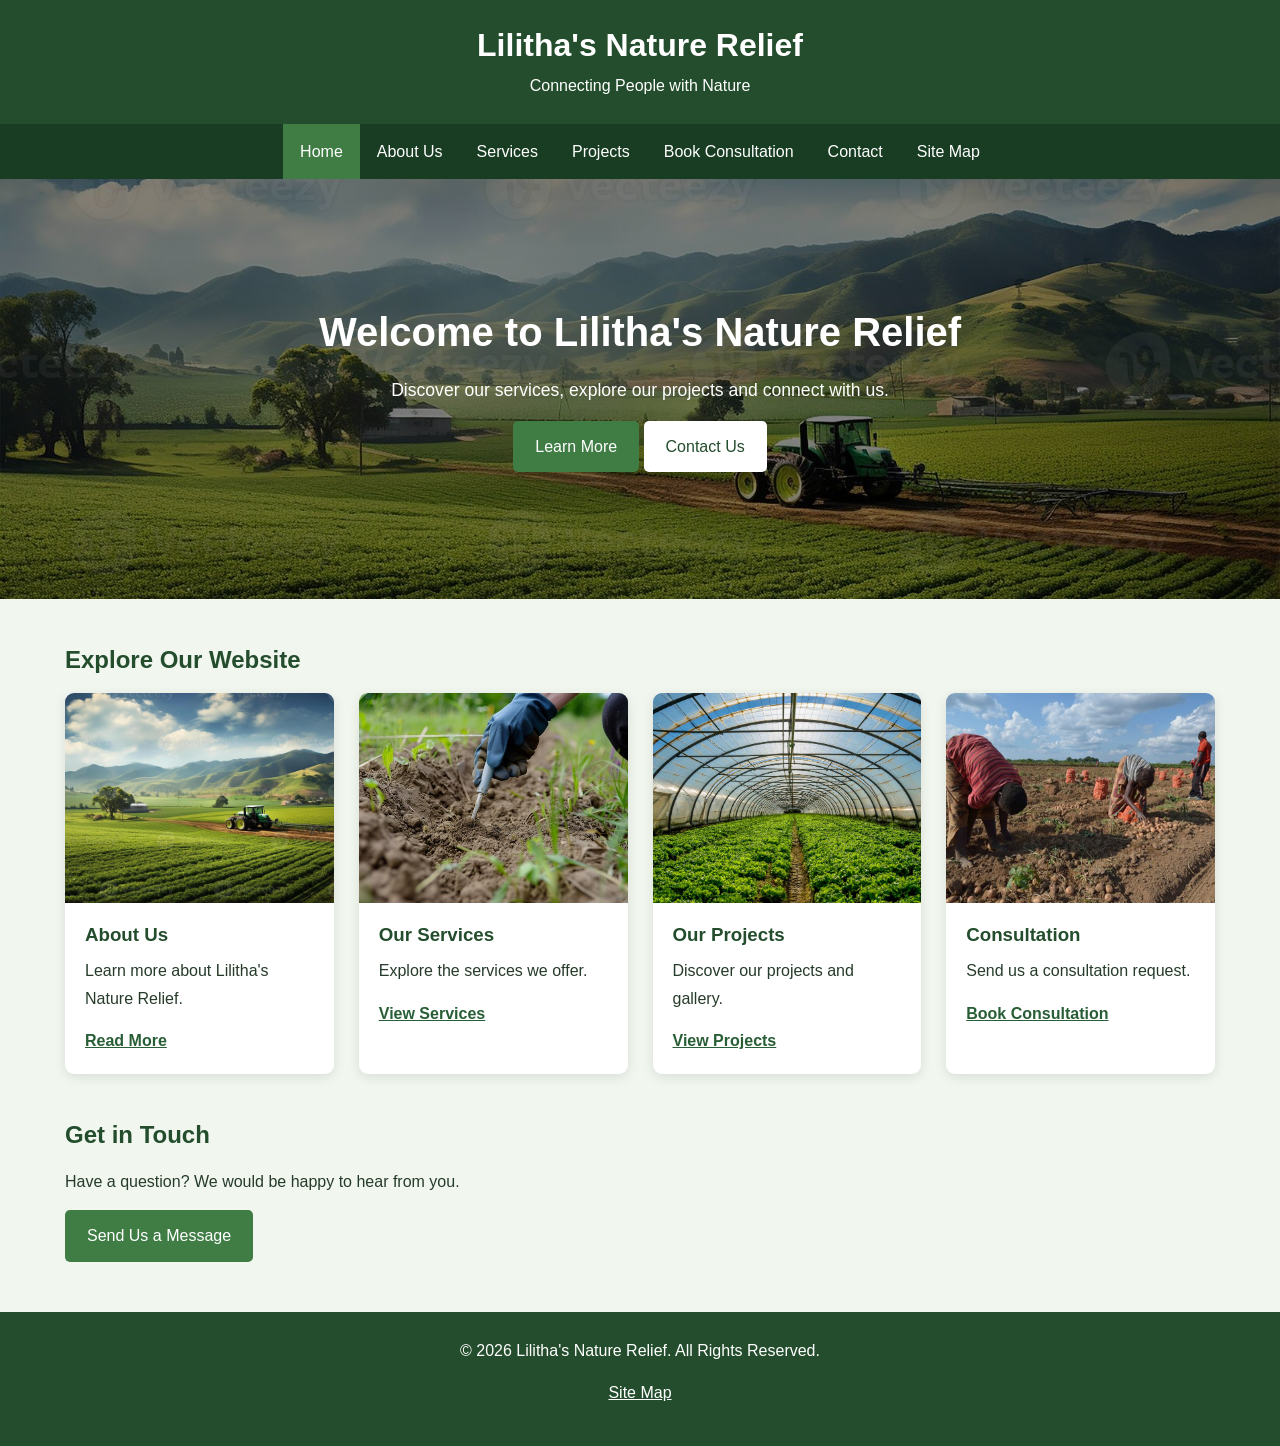
<file: index.html>
<!DOCTYPE html>
<html lang="en">
<head>
    <meta charset="UTF-8">
    <meta name="viewport" content="width=device-width, initial-scale=1.0">

    <title>Lilitha's Nature Relief | Home</title>
    <meta name="description" content="Welcome to Lilitha's Nature Relief. Explore our services, projects and consultation opportunities.">
    <meta name="keywords" content="Lilitha's Nature Relief, nature, services, projects, consultation, South Africa">
    <meta name="author" content="Lilitha's Nature Relief">
    <meta name="robots" content="index, follow">

    <link rel="canonical" href="https://liyakhanya-makubalo.github.io/my-website/">
    <meta property="og:title" content="Lilitha's Nature Relief">
    <meta property="og:description" content="Discover Lilitha's Nature Relief and explore our services and projects.">
    <meta property="og:type" content="website">
    <meta property="og:url" content="https://liyakhanya-makubalo.github.io/my-website/">

    <link rel="stylesheet" href="css/style.css">
    <script src="js/script.js" defer></script>
</head>

<body>

<a class="skip-link" href="#main-content">Skip to content</a>

<header>
    <div class="header-content">
        <h1>Lilitha's Nature Relief</h1>
        <p>Connecting People with Nature</p>
    </div>

    <nav aria-label="Main navigation">
        <ul>
            <li><a href="index.html" class="active">Home</a></li>
            <li><a href="Pages/about.html">About Us</a></li>
            <li><a href="Pages/services.html">Services</a></li>
            <li><a href="Pages/projects.html">Projects</a></li>
            <li><a href="Pages/consultation.html">Book Consultation</a></li>
            <li><a href="Pages/contact.html">Contact</a></li>
            <li><a href="Pages/sitemap.html">Site Map</a></li>
        </ul>
    </nav>
</header>

<main id="main-content">

    <section class="hero">
        <div class="hero-content">
            <h2>Welcome to Lilitha's Nature Relief</h2>
            <p>Discover our services, explore our projects and connect with us.</p>
            <a href="Pages/about.html" class="btn">Learn More</a>
            <a href="Pages/contact.html" class="btn btn-secondary">Contact Us</a>
        </div>
    </section>

    <section class="container">
        <h2>Explore Our Website</h2>

        <div class="card-grid">

            <article class="card">
                <img src="Assets/images/homepage.jpg" alt="Nature and greenery">
                <div class="card-content">
                    <h3>About Us</h3>
                    <p>Learn more about Lilitha's Nature Relief.</p>
                    <a href="Pages/about.html">Read More</a>
                </div>
            </article>

            <article class="card">
                <img src="Assets/images/soil testing.jpg" alt="Soil testing">
                <div class="card-content">
                    <h3>Our Services</h3>
                    <p>Explore the services we offer.</p>
                    <a href="Pages/services.html">View Services</a>
                </div>
            </article>

            <article class="card">
                <img src="Assets/images/greenhouse.jpg" alt="Greenhouse project">
                <div class="card-content">
                    <h3>Our Projects</h3>
                    <p>Discover our projects and gallery.</p>
                    <a href="Pages/projects.html">View Projects</a>
                </div>
            </article>

            <article class="card">
                <img src="Assets/images/2019_0228_1.jpg" alt="Nature project">
                <div class="card-content">
                    <h3>Consultation</h3>
                    <p>Send us a consultation request.</p>
                    <a href="Pages/consultation.html">Book Consultation</a>
                </div>
            </article>

        </div>
    </section>

    <section class="container">
        <h2>Get in Touch</h2>
        <p>Have a question? We would be happy to hear from you.</p>
        <a href="Pages/contact.html" class="btn">Send Us a Message</a>
    </section>

</main>

<footer>
    <p>&copy; 2026 Lilitha's Nature Relief. All Rights Reserved.</p>
    <p><a href="Pages/sitemap.html">Site Map</a></p>
</footer>

<button id="back-to-top" type="button" aria-label="Back to top">↑</button>

</body>
</html>
</file>
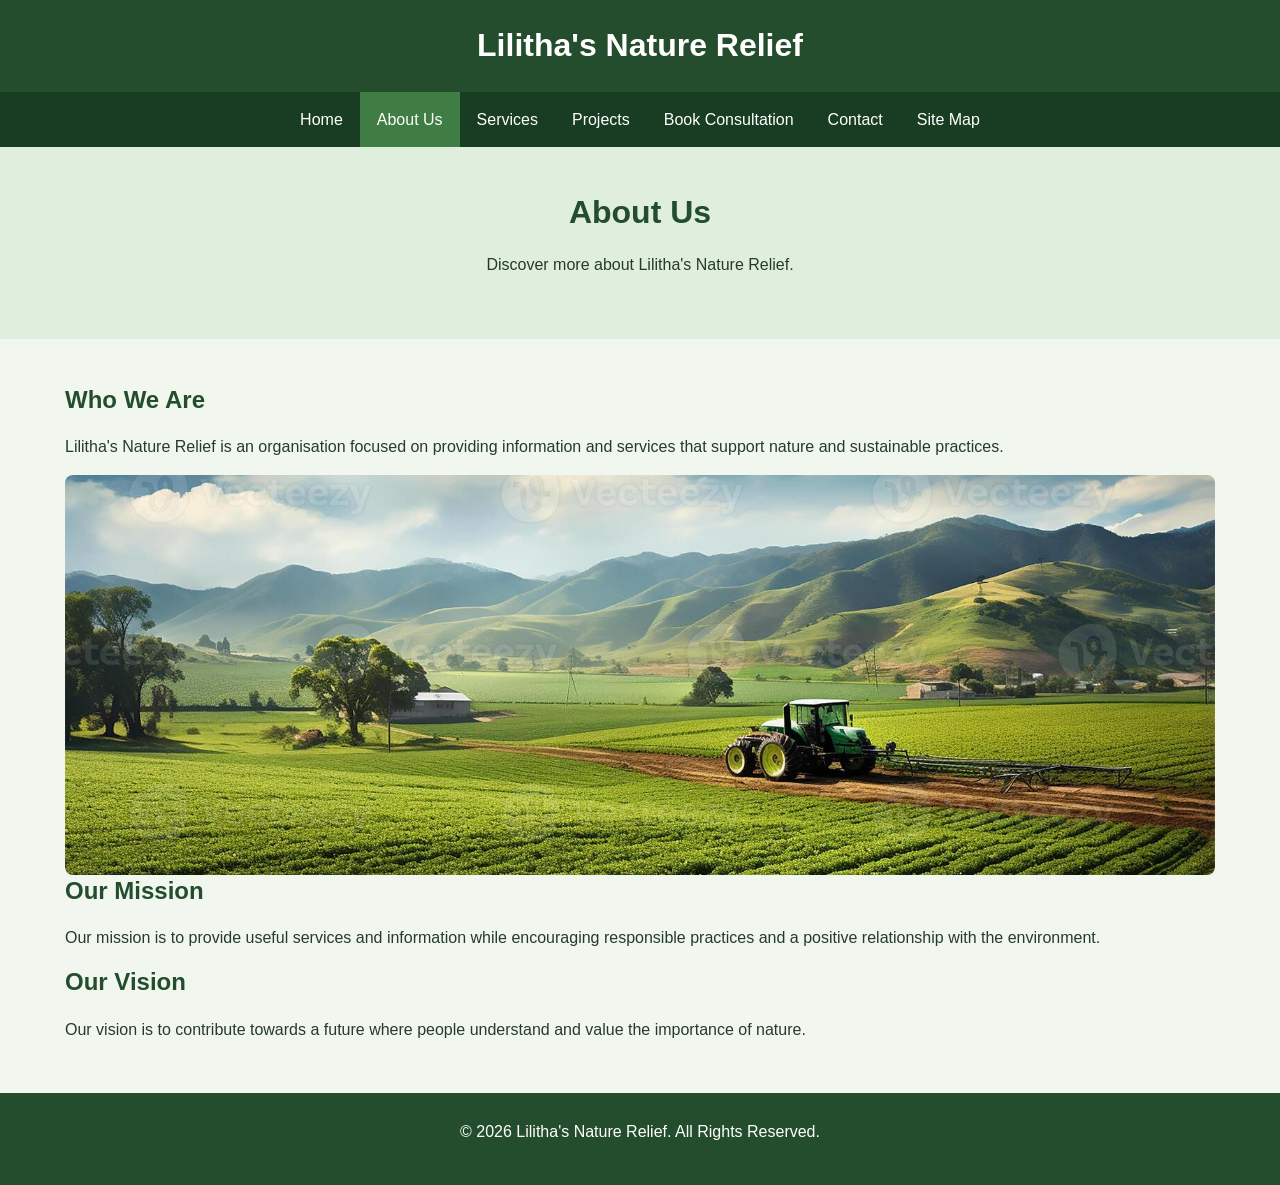
<file: Pages/about.html>
<!DOCTYPE html>
<html lang="en">
<head>
    <meta charset="UTF-8">
    <meta name="viewport" content="width=device-width, initial-scale=1.0">
    <title>About Us - Lilitha's Nature Relief</title>
    <meta name="description" content="Learn about Lilitha's Nature Relief, its background and objectives.">
    <link rel="canonical" href="https://liyakhanya-makubalo.github.io/my-website/Pages/about.html">
    <link rel="stylesheet" href="../css/style.css">
    <script src="../js/script.js" defer></script>
</head>
<body>

<a class="skip-link" href="#main-content">Skip to content</a>

<header>
    <div class="header-content">
        <h1>Lilitha's Nature Relief</h1>
    </div>
    <nav aria-label="Main navigation">
        <ul>
            <li><a href="../index.html">Home</a></li>
            <li><a href="about.html" class="active">About Us</a></li>
            <li><a href="services.html">Services</a></li>
            <li><a href="projects.html">Projects</a></li>
            <li><a href="consultation.html">Book Consultation</a></li>
            <li><a href="contact.html">Contact</a></li>
            <li><a href="sitemap.html">Site Map</a></li>
        </ul>
    </nav>
</header>

<main id="main-content">

    <section class="page-hero">
        <h2>About Us</h2>
        <p>Discover more about Lilitha's Nature Relief.</p>
    </section>

    <section class="container">
        <h2>Who We Are</h2>
        <p>
            Lilitha's Nature Relief is an organisation focused on providing
            information and services that support nature and sustainable
            practices.
        </p>

        <img src="../Assets/images/homepage.jpg"
             alt="Nature and green surroundings"
             style="width:100%;max-height:400px;object-fit:cover;border-radius:8px;">

        <h2>Our Mission</h2>
        <p>
            Our mission is to provide useful services and information while
            encouraging responsible practices and a positive relationship
            with the environment.
        </p>

        <h2>Our Vision</h2>
        <p>
            Our vision is to contribute towards a future where people
            understand and value the importance of nature.
        </p>
    </section>

</main>

<footer>
    <p>&copy; 2026 Lilitha's Nature Relief. All Rights Reserved.</p>
</footer>

</body>
</html>
</file>
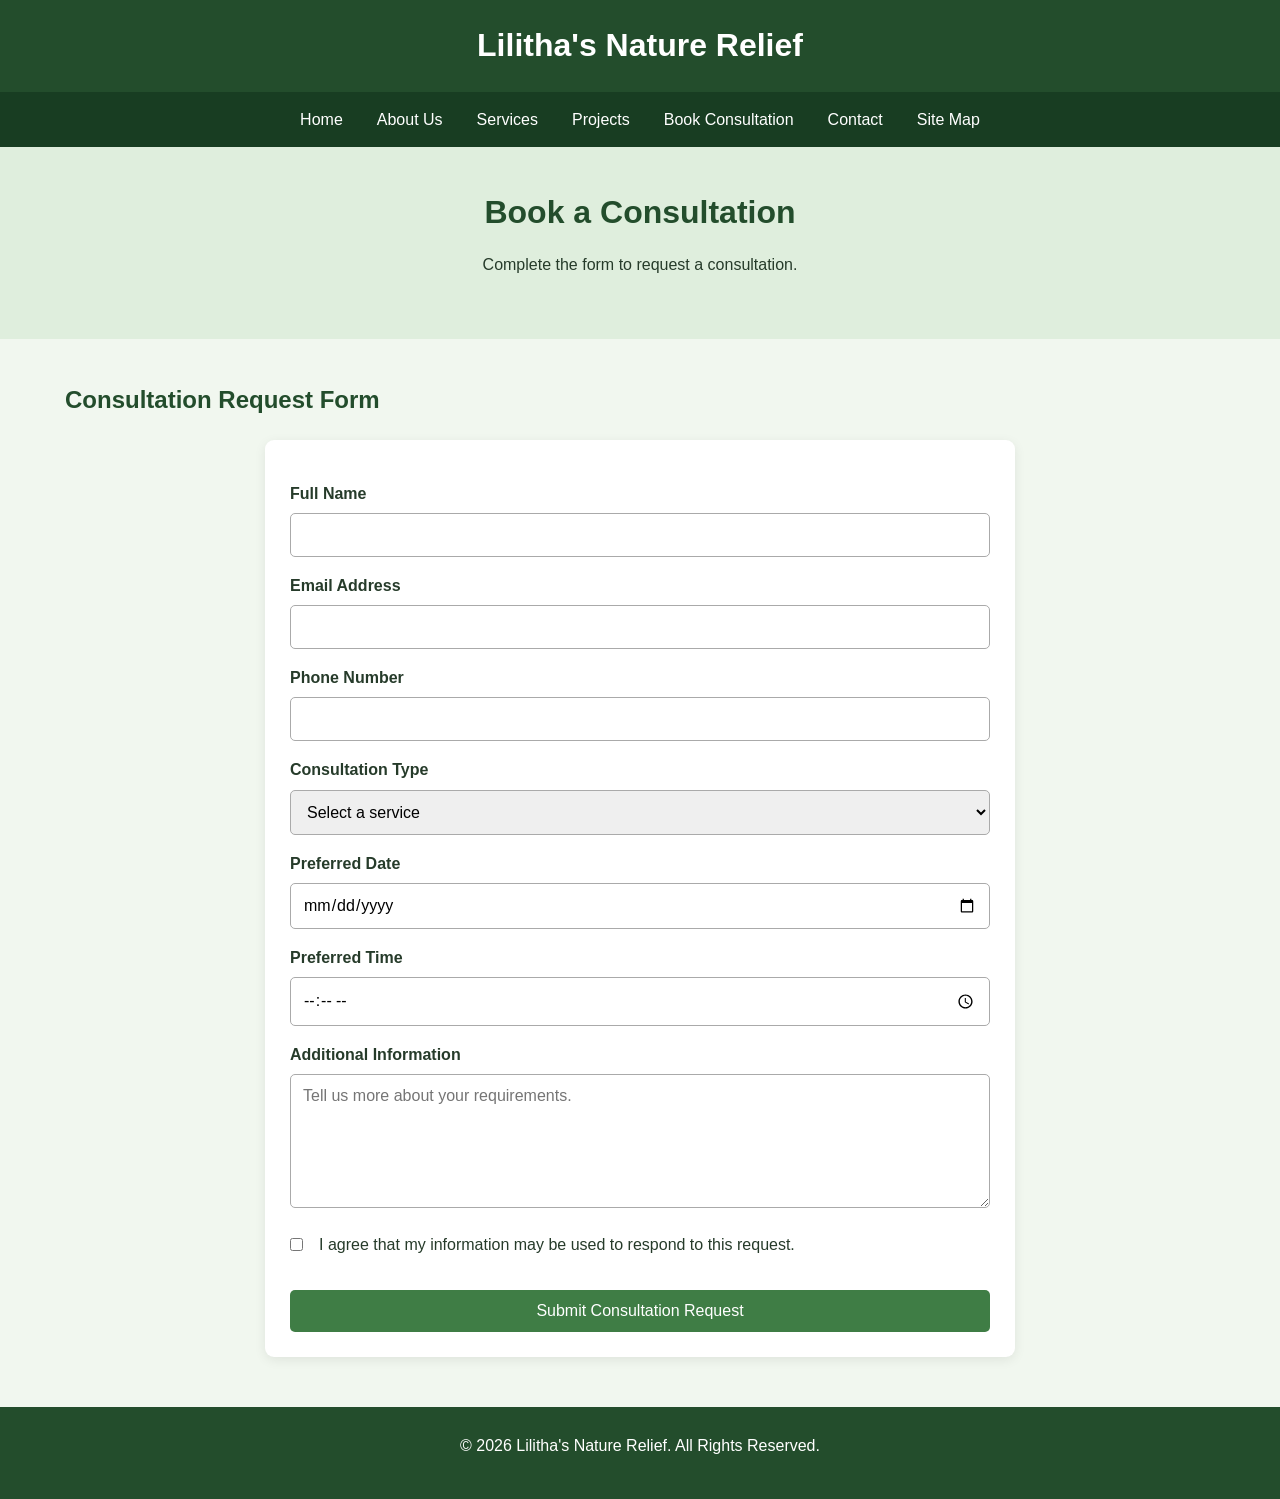
<file: Pages/consultation.html>
<!DOCTYPE html>
<html lang="en">
<head>
    <meta charset="UTF-8">
    <meta name="viewport" content="width=device-width, initial-scale=1.0">
    <title>Book Consultation - Lilitha's Nature Relief</title>
    <meta http-equiv="refresh" content="0; URL=enquiry.html">
    <link rel="canonical" href="https://liyakhanya-makubalo.github.io/my-website/Pages/enquiry.html">
</head>
<body>
    <p>
        Redirecting to the consultation form.
        <a href="enquiry.html">Click here if you are not redirected.</a>
    </p>
</body>
</html>
</file>
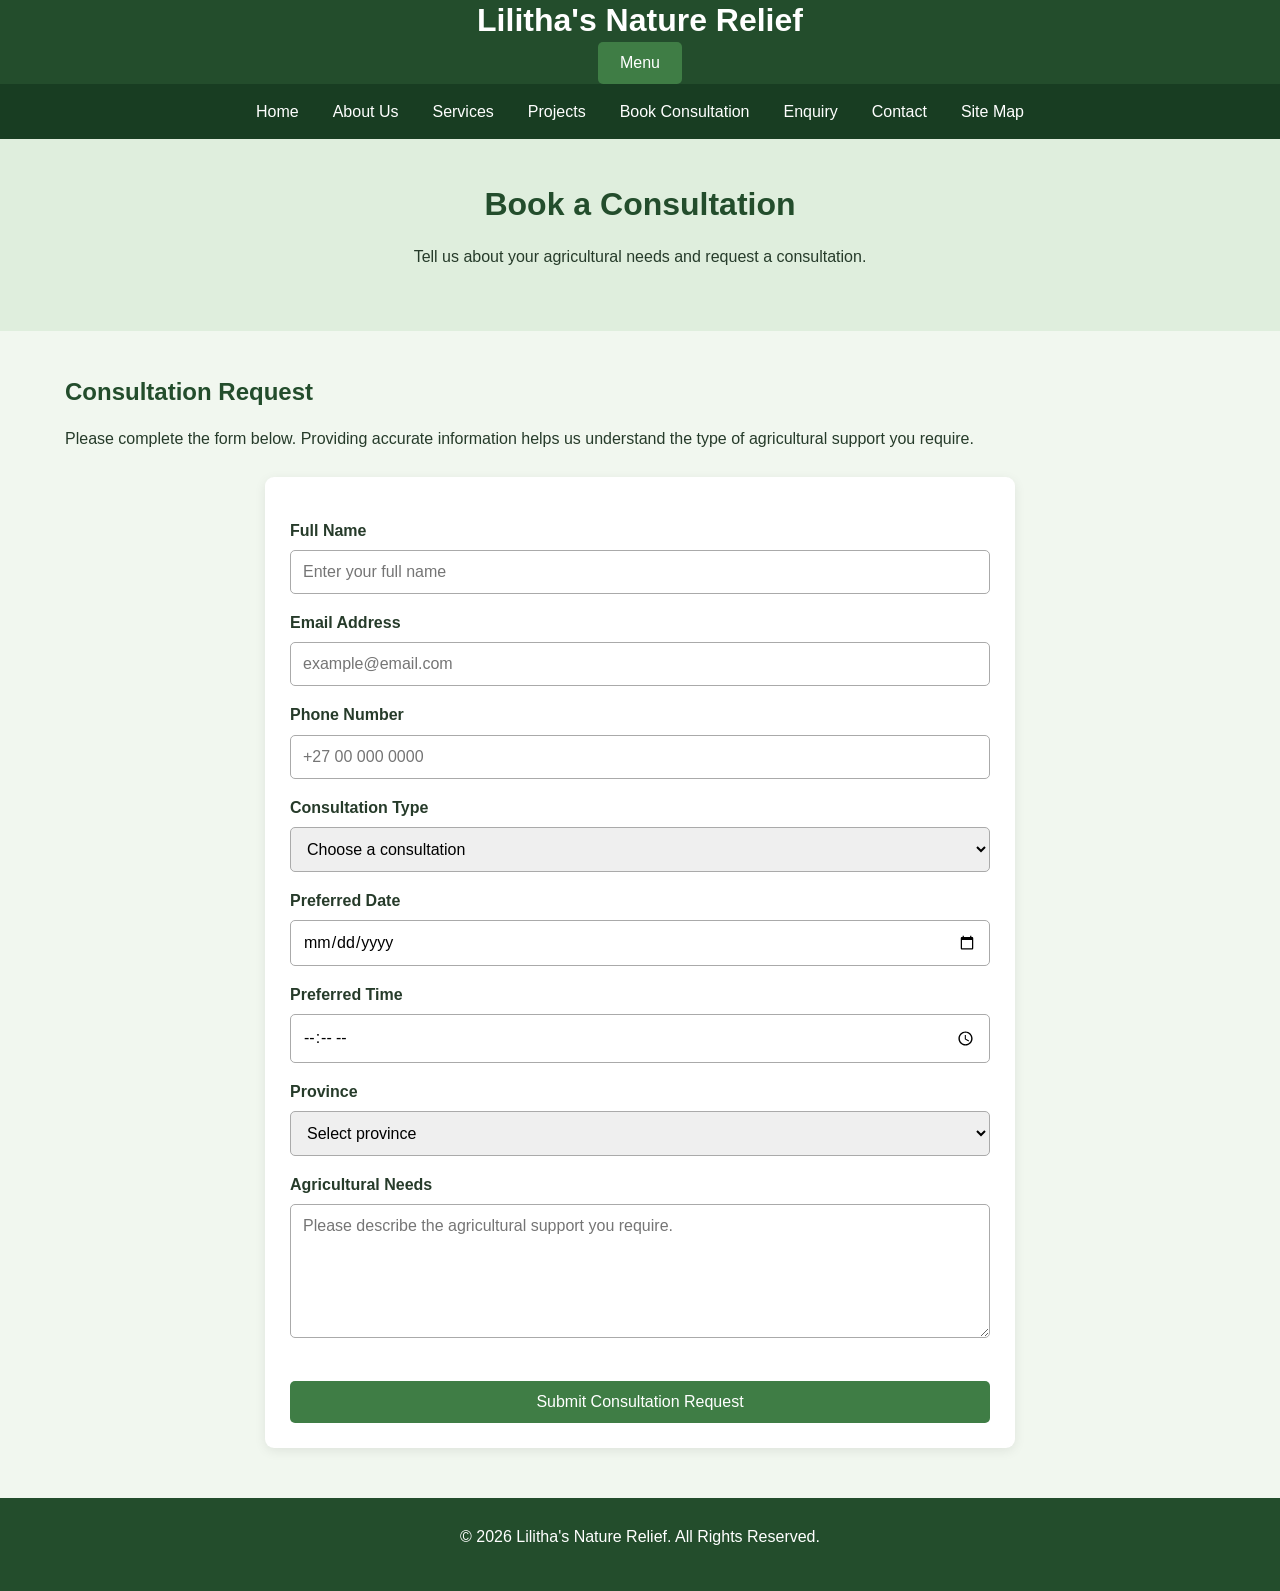
<file: Pages/Consultation.html>
<!DOCTYPE html>
<html lang="en">

<head>
    <meta charset="UTF-8">
    <meta name="viewport" content="width=device-width, initial-scale=1.0">

    <title>Book Consultation | Lilitha's Nature Relief</title>

    <meta name="description"
          content="Request an agricultural consultation with Lilitha's Nature Relief. Provide your contact details, preferred date and agricultural requirements.">

    <meta name="keywords"
          content="book agricultural consultation, agricultural support South Africa, farming consultation">

    <meta name="author" content="Lilitha's Nature Relief">
    <meta name="robots" content="index, follow">

    <link rel="canonical"
          href="https://liyakhanya-makubalo.github.io/my-website/Pages/consultation.html">

    <link rel="stylesheet" href="../css/style.css">
</head>

<body>

<header>
    <h1>Lilitha's Nature Relief</h1>

    <button id="menu-toggle" aria-expanded="false"
            aria-controls="main-navigation">Menu</button>

    <nav aria-label="Main navigation">
        <ul class="nav-links" id="main-navigation">
            <li><a href="../index.html">Home</a></li>
            <li><a href="about.html">About Us</a></li>
            <li><a href="services.html">Services</a></li>
            <li><a href="projects.html">Projects</a></li>
            <li><a href="consultation.html">Book Consultation</a></li>
            <li><a href="enquiry.html">Enquiry</a></li>
            <li><a href="contact.html">Contact</a></li>
            <li><a href="sitemap.html">Site Map</a></li>
        </ul>
    </nav>
</header>

<main>

    <section class="page-hero">
        <h2>Book a Consultation</h2>

        <p>
            Tell us about your agricultural needs and request
            a consultation.
        </p>
    </section>

    <section class="container">

        <h2>Consultation Request</h2>

        <p>
            Please complete the form below. Providing accurate
            information helps us understand the type of
            agricultural support you require.
        </p>

        <form class="ajax-form"
              action="https://formsubmit.co/ajax/makubaloliyakhanya@gmail.com"
              method="POST"
              data-success-message="Thank you! Your consultation request has been submitted. We will contact you to discuss availability.">

            <input type="hidden" name="_subject"
                   value="New Consultation Request - Lilitha's Nature Relief">

            <input type="hidden" name="_template" value="table">

            <input type="text" name="_honey"
                   style="display:none" tabindex="-1"
                   autocomplete="off">

            <label for="fullname">Full Name</label>

            <input type="text"
                   id="fullname"
                   name="Full Name"
                   placeholder="Enter your full name"
                   minlength="3"
                   maxlength="80"
                   autocomplete="name"
                   required>

            <label for="email">Email Address</label>

            <input type="email"
                   id="email"
                   name="Email"
                   placeholder="example@email.com"
                   autocomplete="email"
                   required>

            <label for="phone">Phone Number</label>

            <input type="tel"
                   id="phone"
                   name="Phone Number"
                   placeholder="+27 00 000 0000"
                   minlength="9"
                   maxlength="18"
                   autocomplete="tel"
                   required>

            <label for="consultation-type">Consultation Type</label>

            <select id="consultation-type"
                    name="Consultation Type"
                    required>

                <option value="">Choose a consultation</option>
                <option value="Soil Testing">Soil Testing</option>
                <option value="Crop Management">Crop Management</option>
                <option value="Greenhouse Services">Greenhouse Services</option>
                <option value="Farm Maintenance">Farm Maintenance</option>
                <option value="Technology-Based Solutions">Technology-Based Solutions</option>
                <option value="General Agricultural Consultation">General Agricultural Consultation</option>

            </select>

            <label for="date">Preferred Date</label>

            <input type="date"
                   id="date"
                   name="Preferred Date"
                   required>

            <label for="time">Preferred Time</label>

            <input type="time"
                   id="time"
                   name="Preferred Time"
                   required>

            <label for="province">Province</label>

            <select id="province"
                    name="Province"
                    required>

                <option value="">Select province</option>
                <option value="Eastern Cape">Eastern Cape</option>
                <option value="Free State">Free State</option>
                <option value="Gauteng">Gauteng</option>
                <option value="KwaZulu-Natal">KwaZulu-Natal</option>
                <option value="Limpopo">Limpopo</option>
                <option value="Mpumalanga">Mpumalanga</option>
                <option value="Northern Cape">Northern Cape</option>
                <option value="North West">North West</option>
                <option value="Western Cape">Western Cape</option>

            </select>

            <label for="needs">Agricultural Needs</label>

            <textarea id="needs"
                      name="Agricultural Needs"
                      rows="6"
                      minlength="10"
                      maxlength="1000"
                      placeholder="Please describe the agricultural support you require."
                      required></textarea>

            <p class="form-feedback"
               aria-live="polite"></p>

            <button type="submit">
                Submit Consultation Request
            </button>

        </form>

    </section>

</main>

<footer>
    <p>
        &copy; <span data-year>2026</span>
        Lilitha's Nature Relief. All Rights Reserved.
    </p>
</footer>

<script src="../js/script.js"></script>

</body>
</html>
</file>
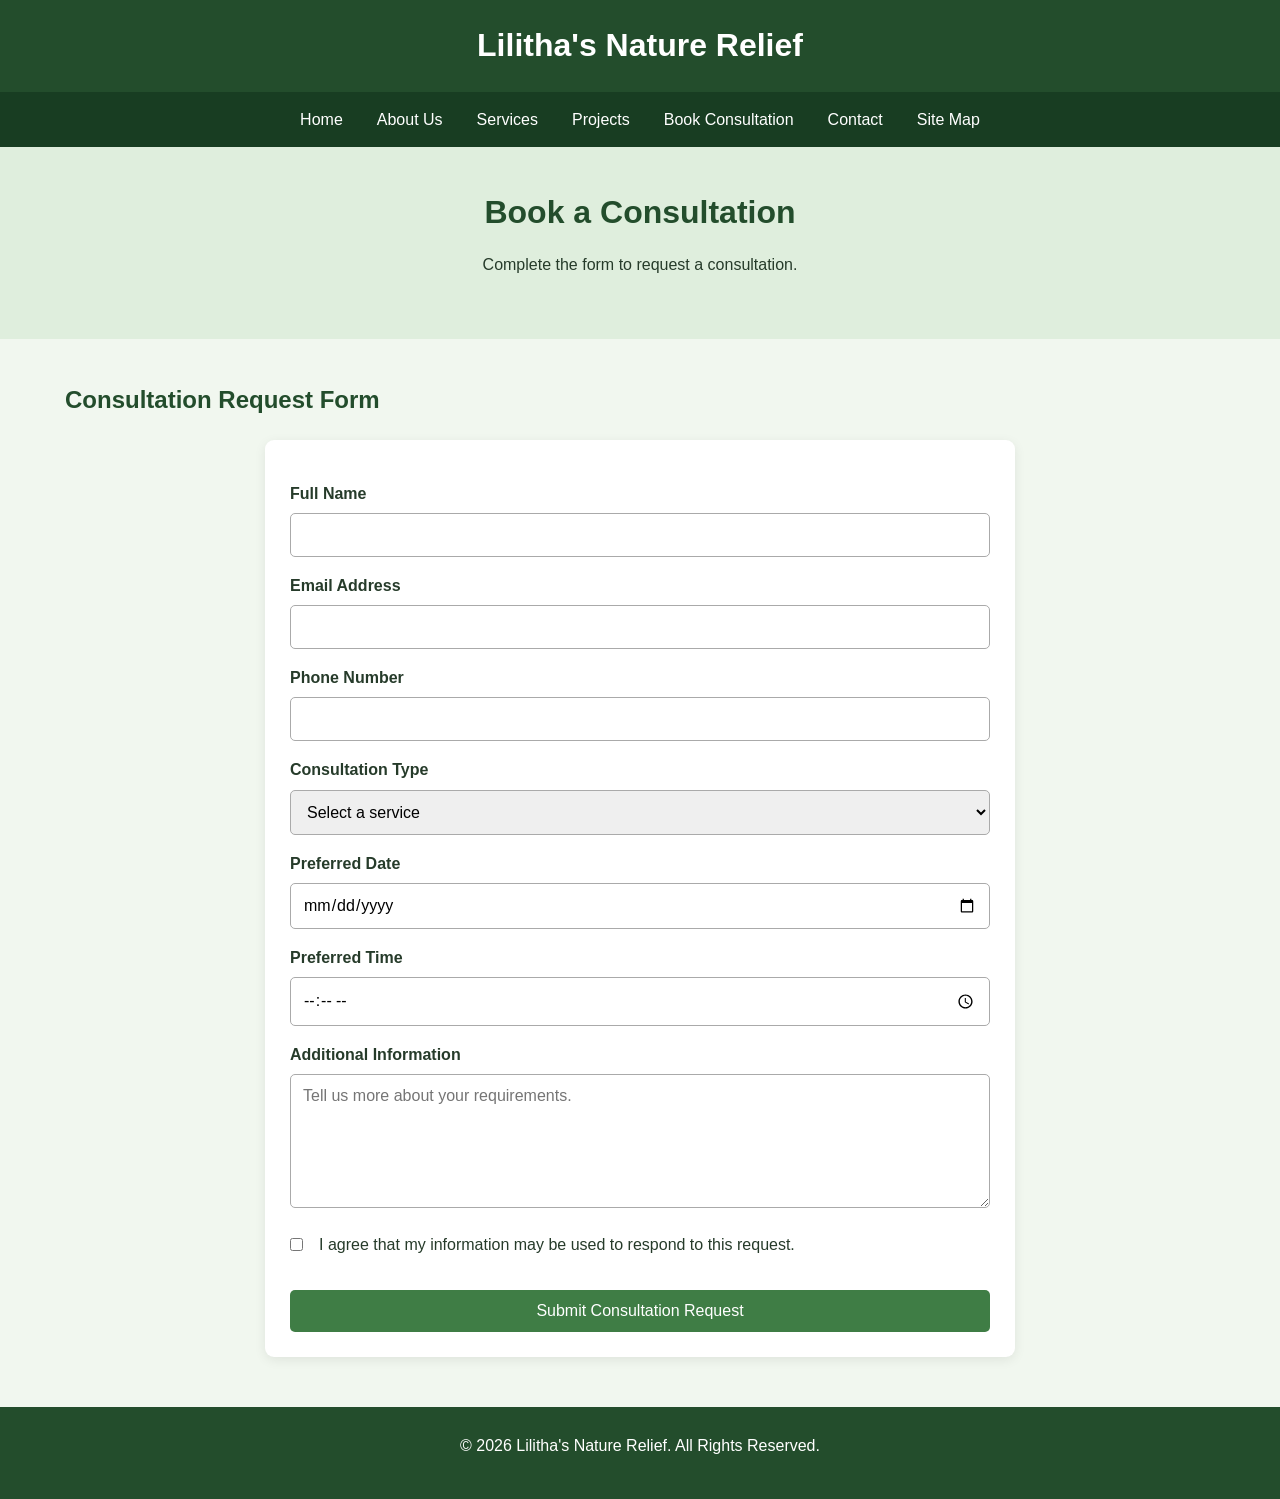
<file: Pages/enquiry.html>
<!DOCTYPE html>
<html lang="en">
<head>
    <meta charset="UTF-8">
    <meta name="viewport" content="width=device-width, initial-scale=1.0">
    <title>Book Consultation - Lilitha's Nature Relief</title>
    <meta name="description" content="Request a consultation with Lilitha's Nature Relief.">
    <link rel="canonical" href="https://liyakhanya-makubalo.github.io/my-website/Pages/enquiry.html">
    <link rel="stylesheet" href="../css/style.css">
    <script src="../js/script.js" defer></script>
</head>
<body>

<a class="skip-link" href="#main-content">Skip to content</a>

<header>
    <div class="header-content">
        <h1>Lilitha's Nature Relief</h1>
    </div>
    <nav aria-label="Main navigation">
        <ul>
            <li><a href="../index.html">Home</a></li>
            <li><a href="about.html">About Us</a></li>
            <li><a href="services.html">Services</a></li>
            <li><a href="projects.html">Projects</a></li>
            <li><a href="consultation.html">Book Consultation</a></li>
            <li><a href="contact.html">Contact</a></li>
            <li><a href="sitemap.html">Site Map</a></li>
        </ul>
    </nav>
</header>

<main id="main-content">

    <section class="page-hero">
        <h2>Book a Consultation</h2>
        <p>Complete the form to request a consultation.</p>
    </section>

    <section class="container">

        <h2>Consultation Request Form</h2>

        <form id="enquiry-form"
              action="https://formsubmit.co/makubaloliyakhanya@gmail.com"
              method="POST">

            <input type="hidden" name="_subject"
                   value="New Consultation Request - Lilitha's Nature Relief">

            <input type="hidden" name="_template" value="table">
            <input type="hidden" name="_captcha" value="true">

            <input type="text" name="_honey"
                   tabindex="-1" autocomplete="off"
                   style="display:none">

            <label for="fullname">Full Name</label>
            <input type="text" id="fullname" name="fullname"
                   minlength="2" maxlength="80" required>

            <label for="email">Email Address</label>
            <input type="email" id="email" name="email"
                   maxlength="120" required>

            <label for="phone">Phone Number</label>
            <input type="tel" id="phone" name="phone"
                   pattern="[+]?[0-9 ]{9,15}" required>

            <label for="consultation-type">Consultation Type</label>
            <select id="consultation-type" name="consultation_type" required>
                <option value="">Select a service</option>
                <option value="Soil Testing">Soil Testing</option>
                <option value="Smart Irrigation">Smart Irrigation</option>
                <option value="Crop Monitoring">Crop Monitoring</option>
                <option value="Greenhouse Management">Greenhouse Management</option>
                <option value="Drone Inspections">Drone Inspections</option>
                <option value="General Consultation">General Consultation</option>
            </select>

            <label for="date">Preferred Date</label>
            <input type="date" id="date" name="preferred_date" required>

            <label for="time">Preferred Time</label>
            <input type="time" id="time" name="preferred_time" required>

            <label for="needs">Additional Information</label>
            <textarea id="needs" name="additional_information"
                      rows="6" minlength="10"
                      maxlength="1500"
                      placeholder="Tell us more about your requirements."
                      required></textarea>

            <label class="consent-label">
                <input type="checkbox" name="consent"
                       value="Agreed" required>
                I agree that my information may be used to respond to this request.
            </label>

            <div class="form-feedback" role="status"
                 aria-live="polite"></div>

            <button type="submit">Submit Consultation Request</button>

        </form>

    </section>

</main>

<footer>
    <p>&copy; 2026 Lilitha's Nature Relief. All Rights Reserved.</p>
</footer>

</body>
</html>
</file>
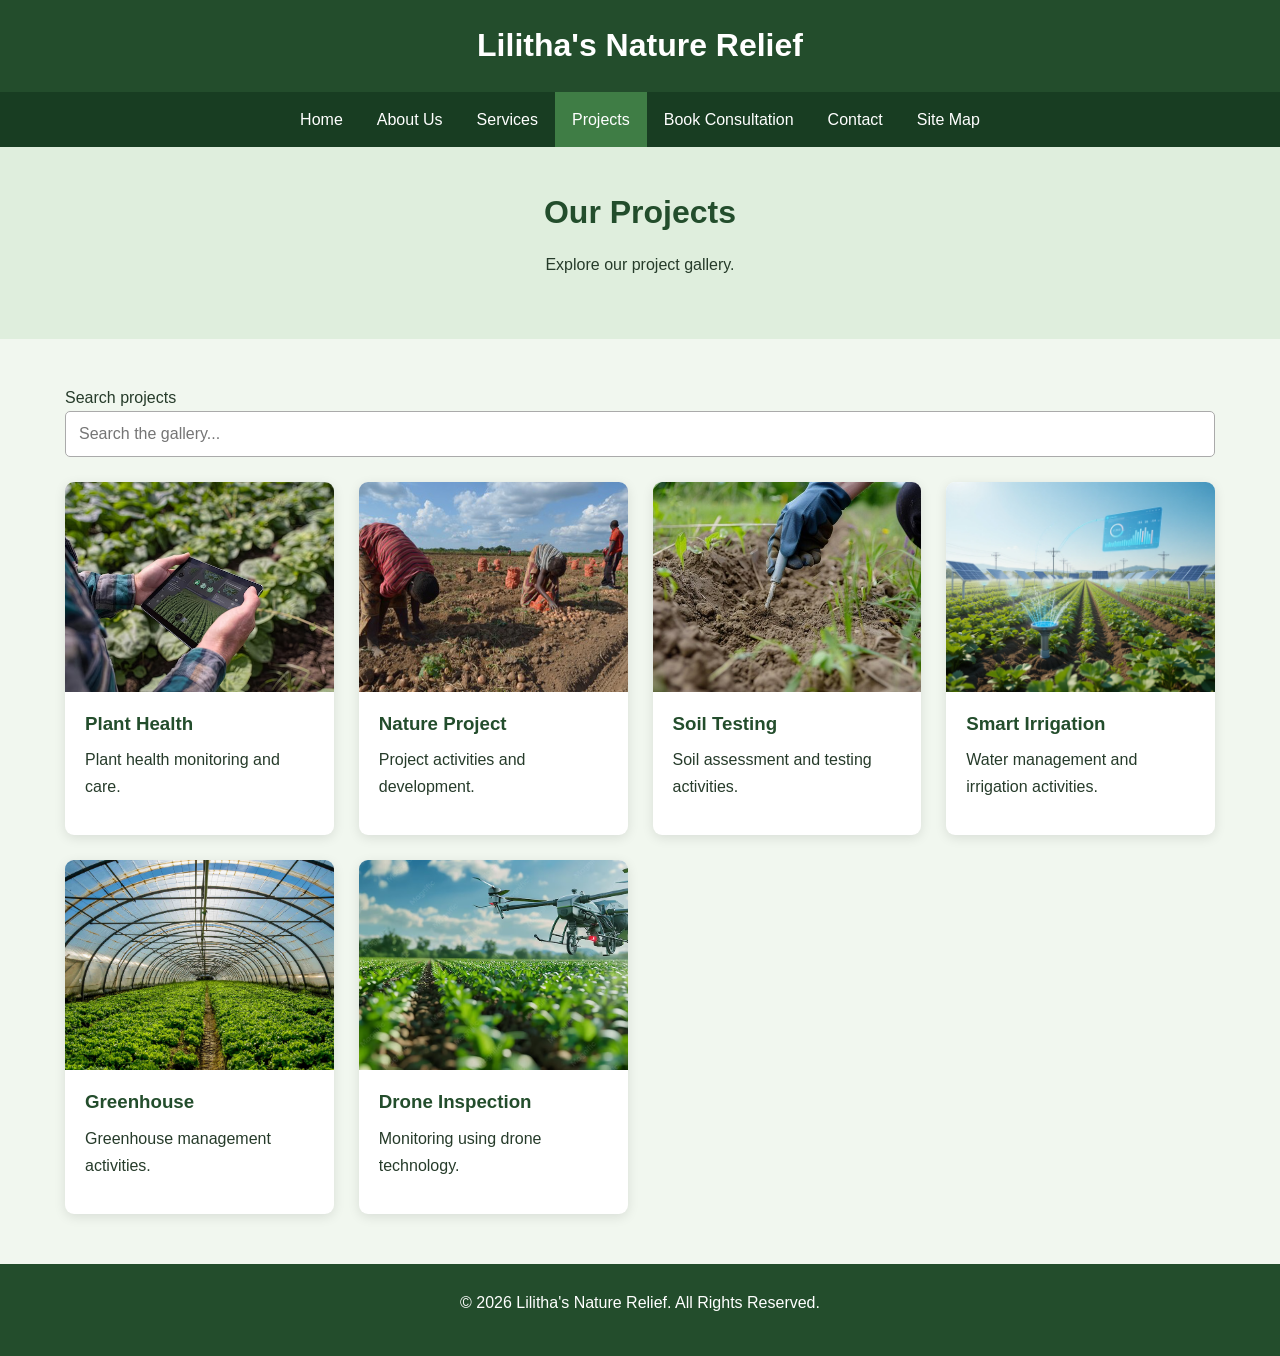
<file: Pages/projects.html>
<!DOCTYPE html>
<html lang="en">
<head>
    <meta charset="UTF-8">
    <meta name="viewport" content="width=device-width, initial-scale=1.0">
    <title>Projects - Lilitha's Nature Relief</title>
    <meta name="description" content="View projects and images from Lilitha's Nature Relief.">
    <link rel="canonical" href="https://liyakhanya-makubalo.github.io/my-website/Pages/projects.html">
    <link rel="stylesheet" href="../css/style.css">
    <script src="../js/script.js" defer></script>
</head>
<body>

<a class="skip-link" href="#main-content">Skip to content</a>

<header>
    <div class="header-content">
        <h1>Lilitha's Nature Relief</h1>
    </div>
    <nav aria-label="Main navigation">
        <ul>
            <li><a href="../index.html">Home</a></li>
            <li><a href="about.html">About Us</a></li>
            <li><a href="services.html">Services</a></li>
            <li><a href="projects.html" class="active">Projects</a></li>
            <li><a href="consultation.html">Book Consultation</a></li>
            <li><a href="contact.html">Contact</a></li>
            <li><a href="sitemap.html">Site Map</a></li>
        </ul>
    </nav>
</header>

<main id="main-content">

    <section class="page-hero">
        <h2>Our Projects</h2>
        <p>Explore our project gallery.</p>
    </section>

    <section class="container">

        <div class="search-area">
            <label for="content-search">Search projects</label>
            <input type="search" id="content-search"
                   placeholder="Search the gallery...">
            <p id="search-count" aria-live="polite"></p>
        </div>

        <div class="searchable-grid">

            <article class="card">
                <img src="../Assets/images/plant health.avif" alt="Plant health project">
                <div class="card-content">
                    <h3>Plant Health</h3>
                    <p>Plant health monitoring and care.</p>
                </div>
            </article>

            <article class="card">
                <img src="../Assets/images/2019_0228_1.jpg" alt="Nature project">
                <div class="card-content">
                    <h3>Nature Project</h3>
                    <p>Project activities and development.</p>
                </div>
            </article>

            <article class="card">
                <img src="../Assets/images/soil testing.jpg" alt="Soil testing project">
                <div class="card-content">
                    <h3>Soil Testing</h3>
                    <p>Soil assessment and testing activities.</p>
                </div>
            </article>

            <article class="card">
                <img src="../Assets/images/smart irrigation.png" alt="Smart irrigation project">
                <div class="card-content">
                    <h3>Smart Irrigation</h3>
                    <p>Water management and irrigation activities.</p>
                </div>
            </article>

            <article class="card">
                <img src="../Assets/images/greenhouse.jpg" alt="Greenhouse project">
                <div class="card-content">
                    <h3>Greenhouse</h3>
                    <p>Greenhouse management activities.</p>
                </div>
            </article>

            <article class="card">
                <img src="../Assets/images/Drone crop.avif" alt="Drone project">
                <div class="card-content">
                    <h3>Drone Inspection</h3>
                    <p>Monitoring using drone technology.</p>
                </div>
            </article>

        </div>

    </section>

</main>

<footer>
    <p>&copy; 2026 Lilitha's Nature Relief. All Rights Reserved.</p>
</footer>

</body>
</html>
</file>
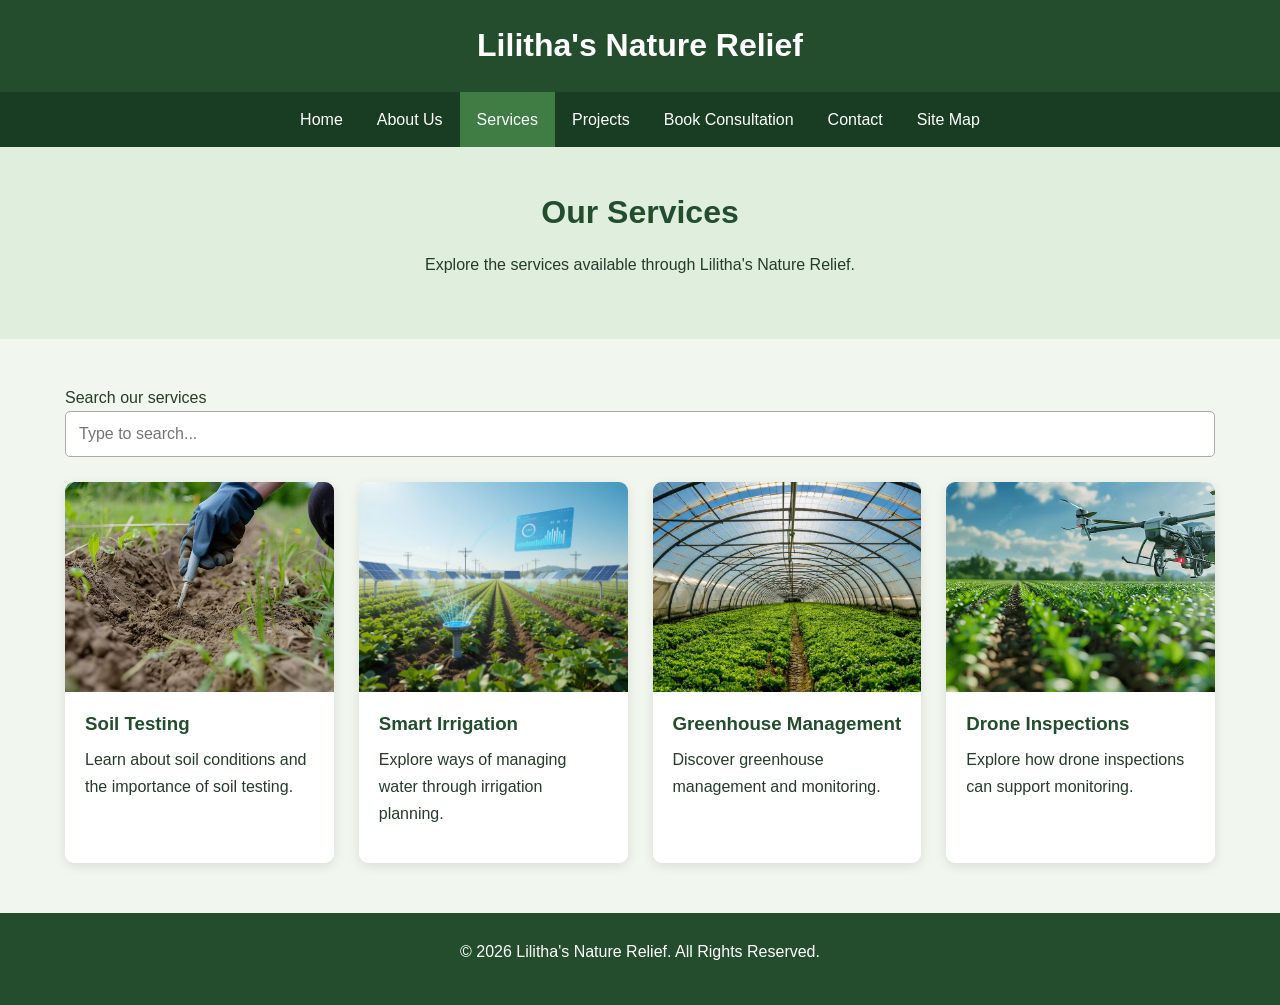
<file: Pages/services.html>
<!DOCTYPE html>
<html lang="en">
<head>
    <meta charset="UTF-8">
    <meta name="viewport" content="width=device-width, initial-scale=1.0">
    <title>Services - Lilitha's Nature Relief</title>
    <meta name="description" content="Explore the services offered by Lilitha's Nature Relief.">
    <link rel="canonical" href="https://liyakhanya-makubalo.github.io/my-website/Pages/services.html">
    <link rel="stylesheet" href="../css/style.css">
    <script src="../js/script.js" defer></script>
</head>
<body>

<a class="skip-link" href="#main-content">Skip to content</a>

<header>
    <div class="header-content">
        <h1>Lilitha's Nature Relief</h1>
    </div>
    <nav aria-label="Main navigation">
        <ul>
            <li><a href="../index.html">Home</a></li>
            <li><a href="about.html">About Us</a></li>
            <li><a href="services.html" class="active">Services</a></li>
            <li><a href="projects.html">Projects</a></li>
            <li><a href="consultation.html">Book Consultation</a></li>
            <li><a href="contact.html">Contact</a></li>
            <li><a href="sitemap.html">Site Map</a></li>
        </ul>
    </nav>
</header>

<main id="main-content">

    <section class="page-hero">
        <h2>Our Services</h2>
        <p>Explore the services available through Lilitha's Nature Relief.</p>
    </section>

    <section class="container">

        <div class="search-area">
            <label for="content-search">Search our services</label>
            <input type="search" id="content-search"
                   placeholder="Type to search...">
            <p id="search-count" aria-live="polite"></p>
        </div>

        <div class="searchable-grid">

            <article class="card">
                <img src="../Assets/images/soil testing.jpg" alt="Soil testing">
                <div class="card-content">
                    <h3>Soil Testing</h3>
                    <p>Learn about soil conditions and the importance of soil testing.</p>
                </div>
            </article>

            <article class="card">
                <img src="../Assets/images/smart irrigation.png" alt="Irrigation system">
                <div class="card-content">
                    <h3>Smart Irrigation</h3>
                    <p>Explore ways of managing water through irrigation planning.</p>
                </div>
            </article>

            <article class="card">
                <img src="../Assets/images/greenhouse.jpg" alt="Greenhouse">
                <div class="card-content">
                    <h3>Greenhouse Management</h3>
                    <p>Discover greenhouse management and monitoring.</p>
                </div>
            </article>

            <article class="card">
                <img src="../Assets/images/Drone crop.avif" alt="Drone inspection">
                <div class="card-content">
                    <h3>Drone Inspections</h3>
                    <p>Explore how drone inspections can support monitoring.</p>
                </div>
            </article>

        </div>

    </section>

</main>

<footer>
    <p>&copy; 2026 Lilitha's Nature Relief. All Rights Reserved.</p>
</footer>

</body>
</html>
</file>
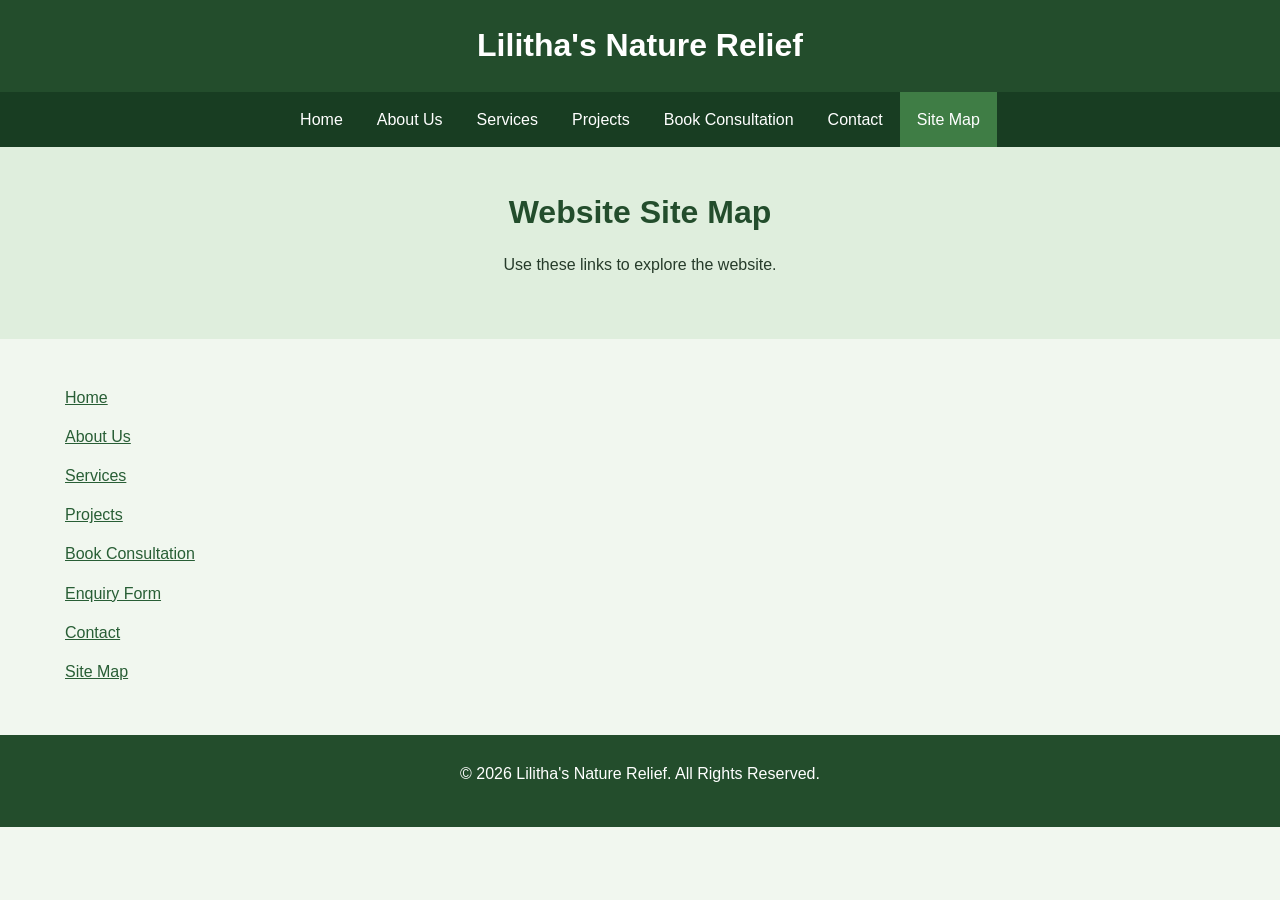
<file: Pages/sitemap.html>
<!DOCTYPE html>
<html lang="en">
<head>
    <meta charset="UTF-8">
    <meta name="viewport" content="width=device-width, initial-scale=1.0">
    <title>Site Map - Lilitha's Nature Relief</title>
    <meta name="description" content="Find all pages on the Lilitha's Nature Relief website.">
    <link rel="stylesheet" href="../css/style.css">
    <script src="../js/script.js" defer></script>
</head>
<body>

<header>
    <div class="header-content">
        <h1>Lilitha's Nature Relief</h1>
    </div>
    <nav aria-label="Main navigation">
        <ul>
            <li><a href="../index.html">Home</a></li>
            <li><a href="about.html">About Us</a></li>
            <li><a href="services.html">Services</a></li>
            <li><a href="projects.html">Projects</a></li>
            <li><a href="consultation.html">Book Consultation</a></li>
            <li><a href="contact.html">Contact</a></li>
            <li><a href="sitemap.html" class="active">Site Map</a></li>
        </ul>
    </nav>
</header>

<main id="main-content">

    <section class="page-hero">
        <h2>Website Site Map</h2>
        <p>Use these links to explore the website.</p>
    </section>

    <section class="container">
        <ul class="sitemap-list">
            <li><a href="../index.html">Home</a></li>
            <li><a href="about.html">About Us</a></li>
            <li><a href="services.html">Services</a></li>
            <li><a href="projects.html">Projects</a></li>
            <li><a href="consultation.html">Book Consultation</a></li>
            <li><a href="enquiry.html">Enquiry Form</a></li>
            <li><a href="contact.html">Contact</a></li>
            <li><a href="sitemap.html">Site Map</a></li>
        </ul>
    </section>

</main>

<footer>
    <p>&copy; 2026 Lilitha's Nature Relief. All Rights Reserved.</p>
</footer>

</body>
</html>
</file>
<file: css/style.css>
/* GENERAL WEBSITE STYLING */

* {
    box-sizing: border-box;
    margin: 0;
    padding: 0;
}

html {
    scroll-behavior: smooth;
}

body {
    font-family: Arial, Helvetica, sans-serif;
    background-color: #f1f7ef;
    color: #263b2a;
    line-height: 1.7;
}

img {
    max-width: 100%;
    display: block;
}

a {
    color: #285e35;
}

a:hover {
    color: #183d22;
}

h1, h2, h3 {
    line-height: 1.3;
}

h2 {
    margin-bottom: 18px;
    color: #234d2c;
}

p {
    margin-bottom: 15px;
}

/* ACCESSIBILITY */

.skip-link {
    position: absolute;
    left: -10000px;
    top: 10px;
    background: white;
    padding: 10px;
    z-index: 9999;
}

.skip-link:focus {
    left: 10px;
}

:focus-visible {
    outline: 3px solid #d49b32;
    outline-offset: 3px;
}

/* HEADER */

header {
    background: #234d2c;
    color: white;
    text-align: center;
}

.header-content {
    padding: 25px 15px;
}

header h1 {
    font-size: 2rem;
}

header p {
    margin: 5px 0 0;
}

/* NAVIGATION */

nav {
    background: #183d22;
}

nav ul {
    display: flex;
    justify-content: center;
    align-items: center;
    flex-wrap: wrap;
    list-style: none;
}

nav a {
    display: block;
    padding: 14px 17px;
    color: white;
    text-decoration: none;
    transition: background 0.3s;
}

nav a:hover,
nav a.active {
    background: #3f7d45;
    color: white;
}

/* HERO */

.hero {
    min-height: 420px;
    background:
        linear-gradient(rgba(0,0,0,0.48), rgba(0,0,0,0.48)),
        url("../Assets/images/homepage.jpg") center/cover no-repeat;
    display: flex;
    align-items: center;
    justify-content: center;
    text-align: center;
    color: white;
    padding: 40px 20px;
}

.hero-content {
    max-width: 750px;
}

.hero h2 {
    color: white;
    font-size: 2.5rem;
}

.hero p {
    font-size: 1.1rem;
}

/* BUTTONS */

.btn,
button {
    display: inline-block;
    padding: 12px 22px;
    background: #3f7d45;
    color: white;
    border: none;
    border-radius: 5px;
    text-decoration: none;
    cursor: pointer;
    font-size: 1rem;
    transition: background 0.3s;
}

.btn:hover,
button:hover {
    background: #234d2c;
    color: white;
}

.btn-secondary {
    background: #ffffff;
    color: #234d2c;
}

/* GENERAL CONTAINERS */

.container {
    max-width: 1150px;
    width: 92%;
    margin: 45px auto;
}

.page-hero {
    background: #dfeedd;
    padding: 45px 20px;
    text-align: center;
}

.page-hero h2 {
    font-size: 2rem;
}

/* CARDS */

.card-grid,
.searchable-grid {
    display: grid;
    grid-template-columns: repeat(auto-fit, minmax(240px, 1fr));
    gap: 25px;
}

.card {
    background: white;
    border-radius: 9px;
    overflow: hidden;
    box-shadow: 0 3px 12px rgba(0,0,0,0.1);
    transition: transform 0.3s;
}

.card:hover {
    transform: translateY(-5px);
}

.card img {
    width: 100%;
    height: 210px;
    object-fit: cover;
}

.card-content {
    padding: 20px;
}

.card-content h3 {
    margin-bottom: 10px;
    color: #234d2c;
}

.card-content a {
    font-weight: bold;
}

/* SEARCH */

.search-area {
    margin: 25px 0;
}

#content-search {
    width: 100%;
    padding: 13px;
    border: 1px solid #aaa;
    border-radius: 5px;
    font-size: 1rem;
}

#search-count {
    margin-top: 10px;
}

/* FORMS */

form {
    max-width: 750px;
    margin: 25px auto;
    padding: 25px;
    background: white;
    border-radius: 9px;
    box-shadow: 0 3px 12px rgba(0,0,0,0.08);
}

form label {
    display: block;
    margin: 15px 0 6px;
    font-weight: bold;
}

form input:not([type="checkbox"]),
form select,
form textarea {
    width: 100%;
    padding: 12px;
    border: 1px solid #aaa;
    border-radius: 5px;
    font-family: inherit;
    font-size: 1rem;
}

form textarea {
    resize: vertical;
}

form input:focus,
form select:focus,
form textarea:focus {
    border-color: #3f7d45;
    outline: 2px solid rgba(63,125,69,0.2);
}

form input[type="checkbox"] {
    margin-right: 8px;
}

form .consent-label {
    display: flex;
    align-items: flex-start;
    gap: 8px;
    font-weight: normal;
}

form .consent-label input {
    margin-top: 7px;
}

form button {
    margin-top: 20px;
    width: 100%;
}

form button:disabled {
    opacity: 0.6;
    cursor: not-allowed;
}

.form-feedback {
    margin-top: 12px;
    font-weight: bold;
}

.form-feedback.success {
    color: #216b32;
}

.form-feedback.error {
    color: #a12626;
}

/* CONTACT AND MAP */

.contact-grid {
    display: grid;
    grid-template-columns: repeat(2, minmax(0, 1fr));
    gap: 35px;
}

.map-container iframe {
    width: 100%;
    height: 300px;
    border: 0;
    border-radius: 8px;
}

.leaflet-map {
    width: 100%;
    height: 350px;
    border-radius: 8px;
    margin: 15px 0;
}

/* LIGHTBOX */

.zoomable-image {
    cursor: zoom-in;
}

.lightbox {
    display: none;
    position: fixed;
    inset: 0;
    z-index: 9998;
    background: rgba(0,0,0,0.92);
    align-items: center;
    justify-content: center;
    flex-direction: column;
    padding: 30px;
}

.lightbox.open {
    display: flex;
}

.lightbox img {
    max-width: 90%;
    max-height: 75vh;
    object-fit: contain;
}

.lightbox-caption {
    color: white;
    margin-top: 15px;
}

.lightbox-close {
    position: absolute;
    top: 20px;
    right: 30px;
    font-size: 2rem;
    background: transparent;
}

.no-scroll {
    overflow: hidden;
}

/* SITE MAP */

.sitemap-list {
    list-style: none;
}

.sitemap-list li {
    margin: 12px 0;
}

/* FOOTER */

footer {
    background: #234d2c;
    color: white;
    text-align: center;
    padding: 25px 15px;
    margin-top: 50px;
}

footer a {
    color: white;
}

/* BACK TO TOP */

#back-to-top {
    display: none;
    position: fixed;
    right: 20px;
    bottom: 20px;
    width: 45px;
    height: 45px;
    border-radius: 50%;
    font-size: 1.4rem;
    z-index: 100;
}

#back-to-top.visible {
    display: block;
}

/* RESPONSIVE DESIGN */

@media (max-width: 768px) {

    header h1 {
        font-size: 1.6rem;
    }

    nav ul {
        flex-direction: column;
    }

    nav a {
        padding: 10px;
    }

    .hero h2 {
        font-size: 1.8rem;
    }

    .contact-grid {
        grid-template-columns: 1fr;
    }

    .container {
        width: 94%;
    }

    form {
        padding: 18px;
    }

}
</file>
